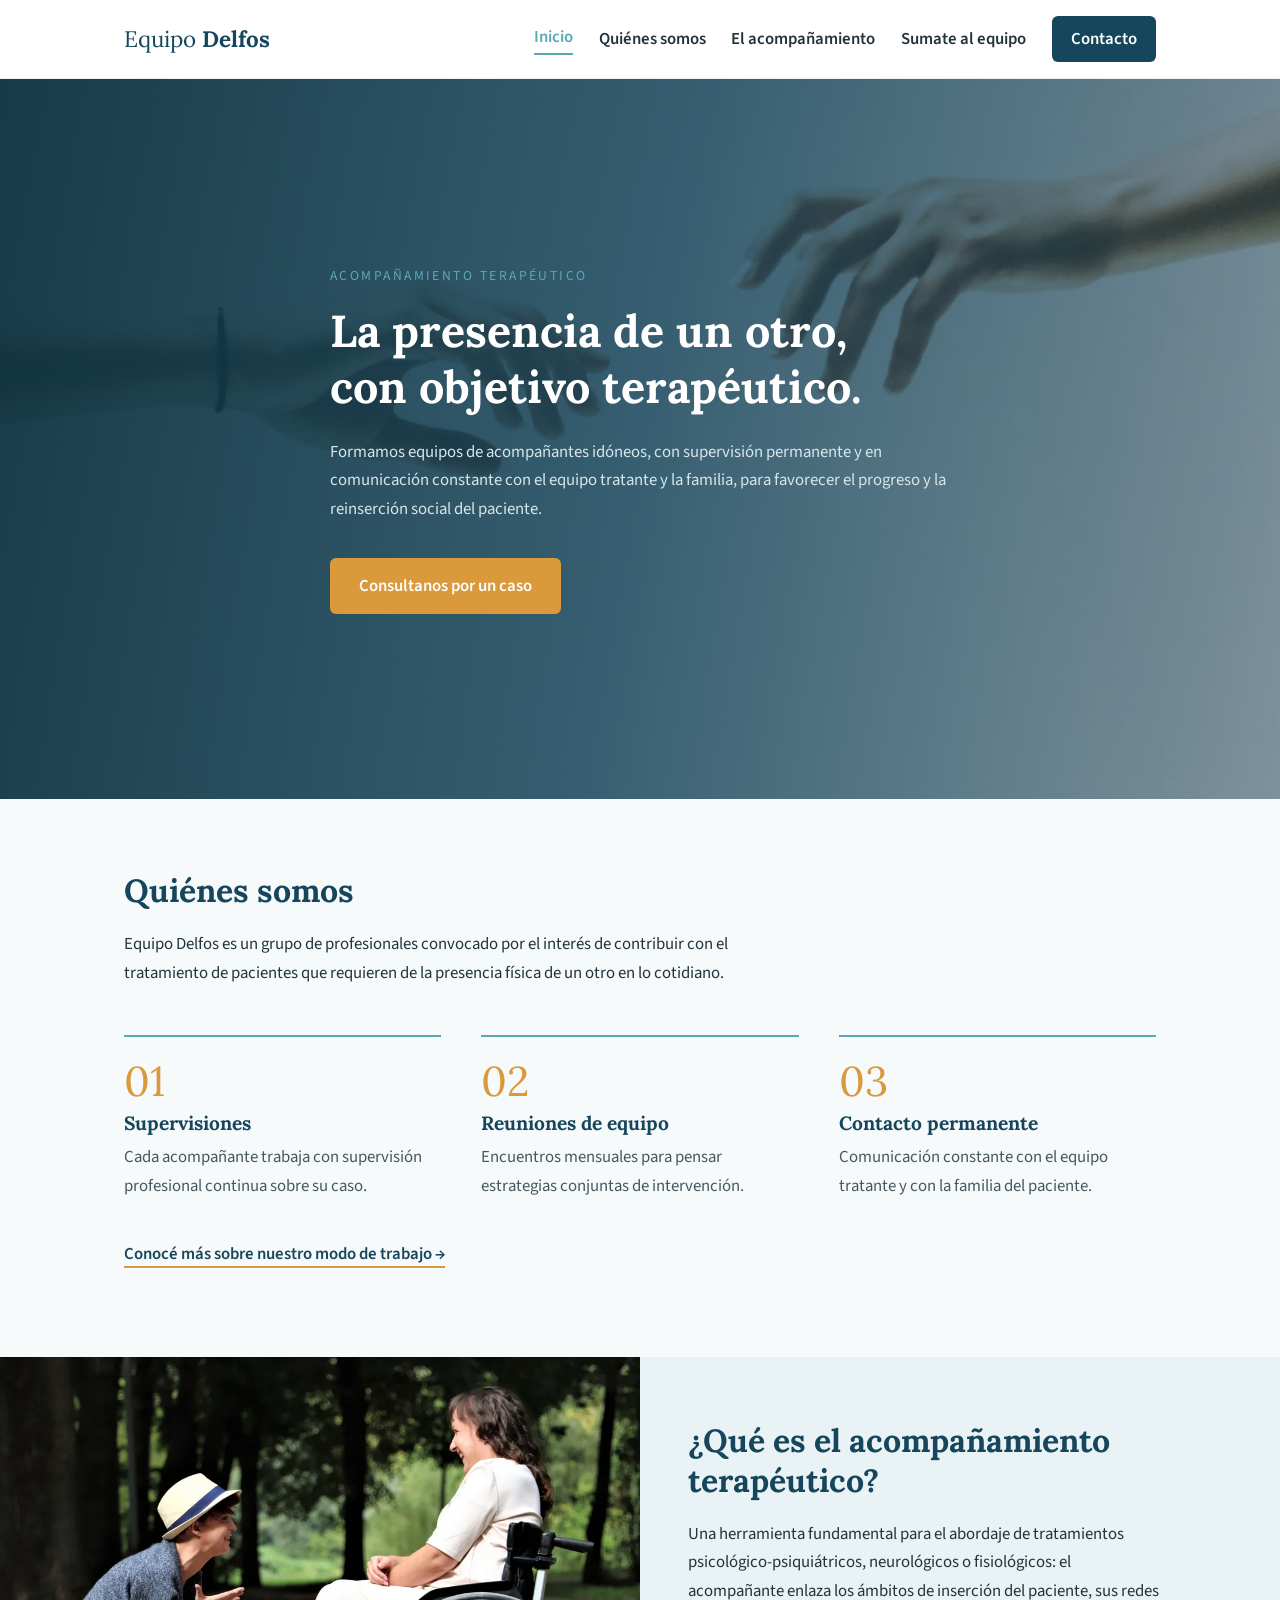
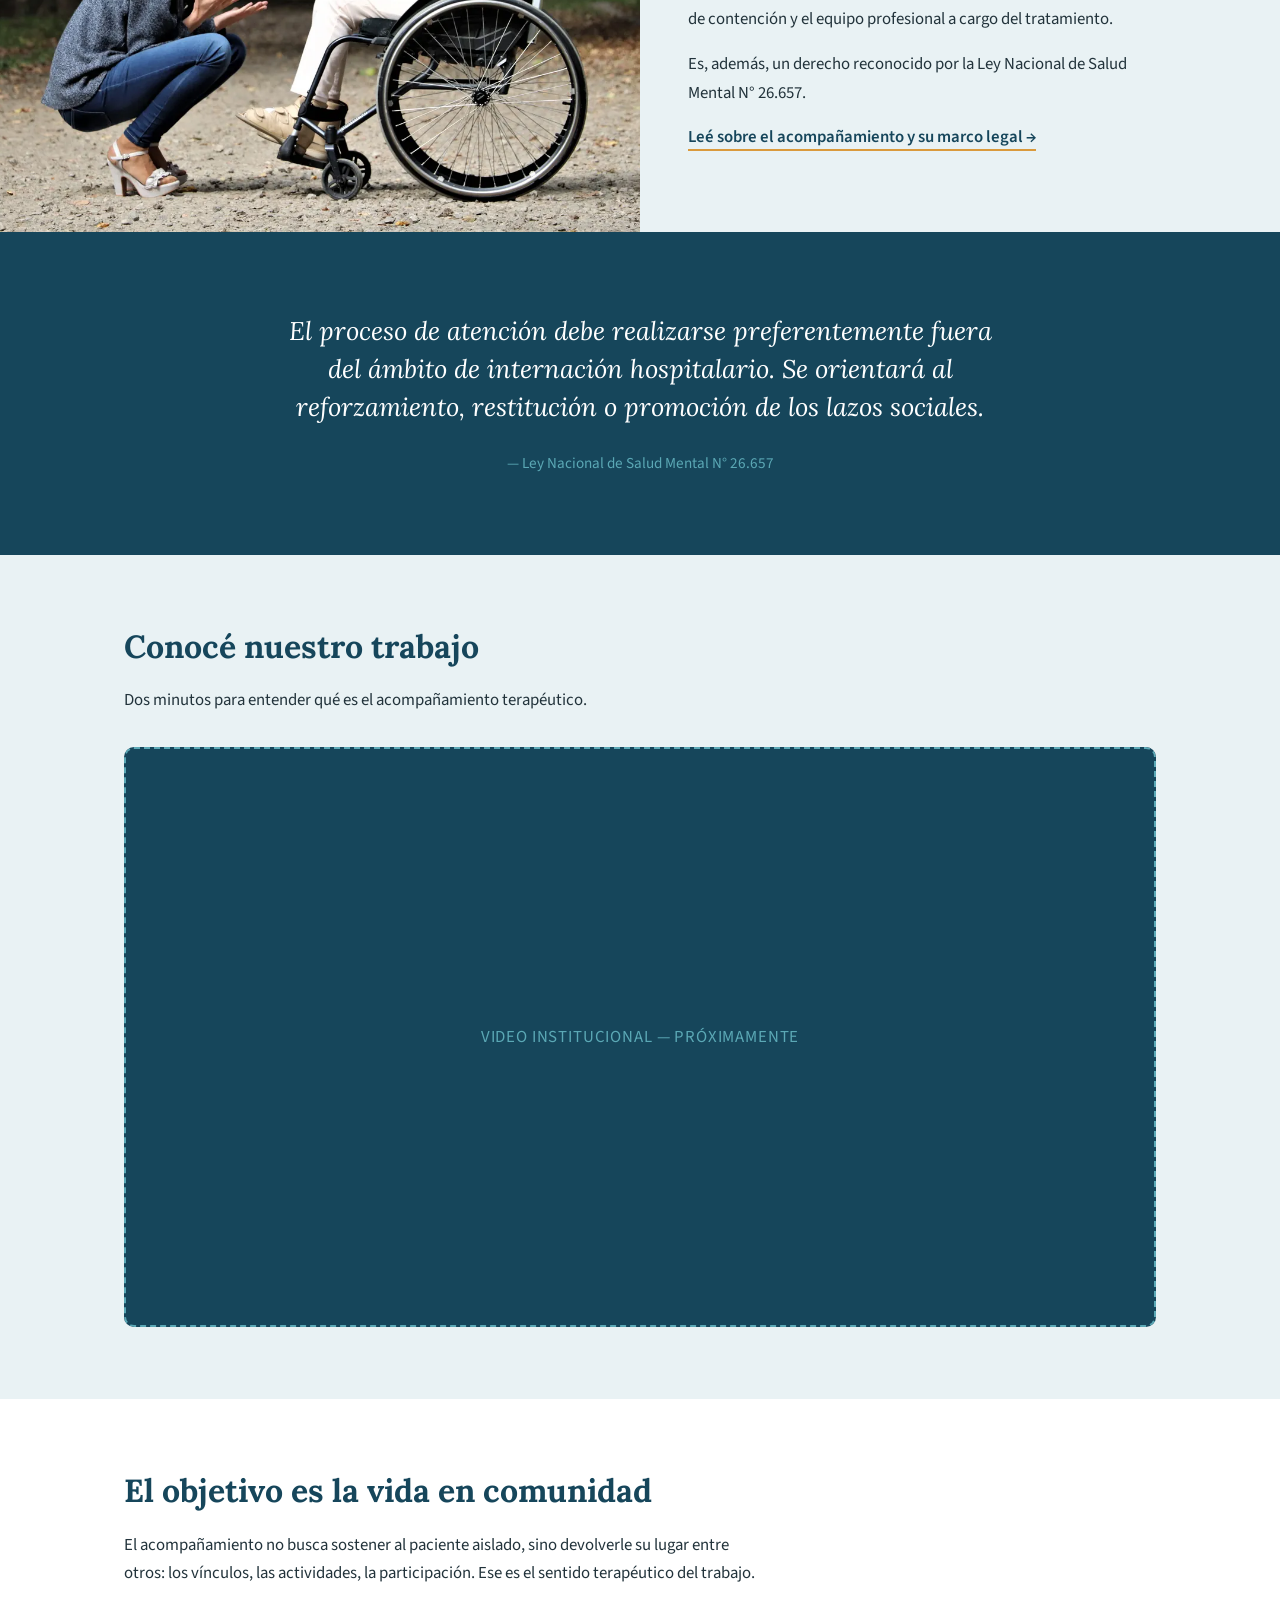
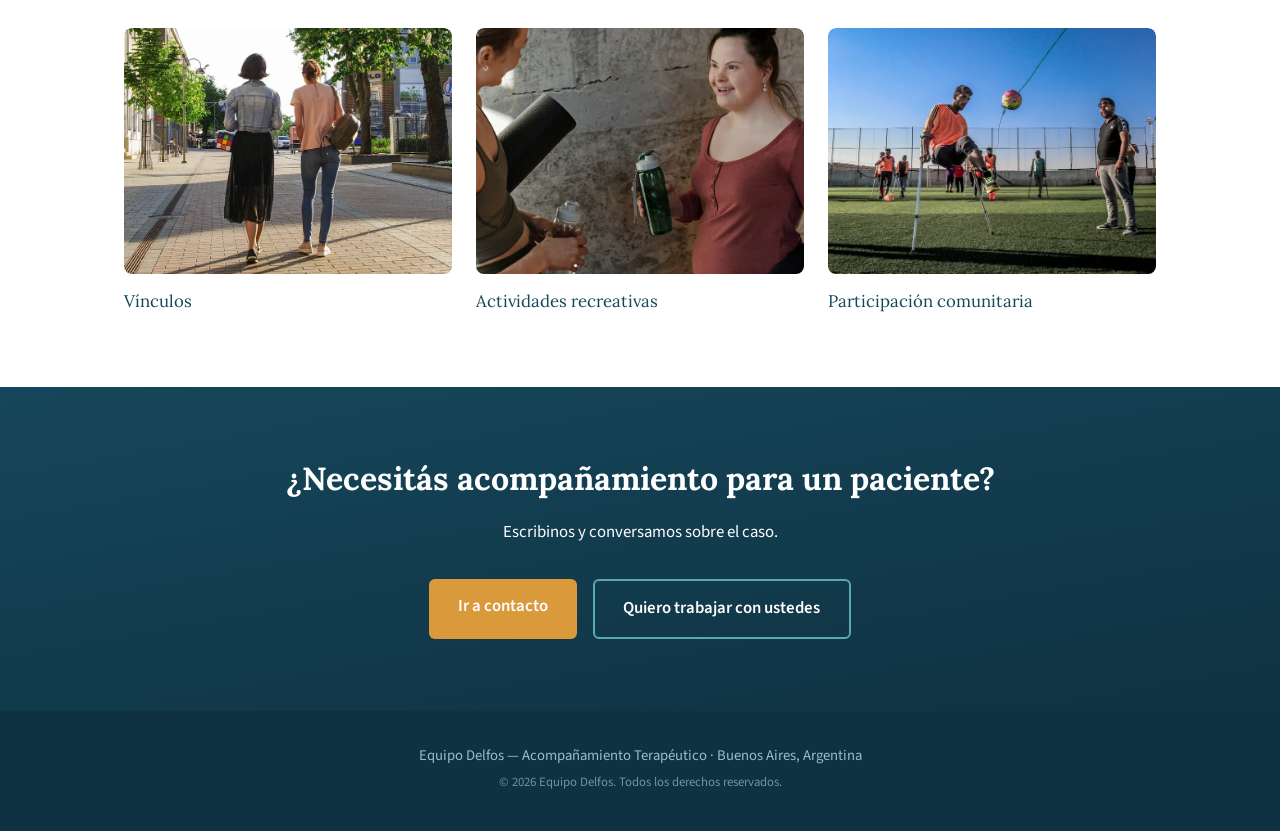
<file: index.html>
<!DOCTYPE html>
<html lang="es">
<head>
    <meta charset="UTF-8">
    <meta name="viewport" content="width=device-width, initial-scale=1.0">
    <meta name="description" content="Equipo Delfos: acompañamiento terapéutico profesional. Equipos de acompañantes con supervisión permanente, en contacto con el equipo tratante y la familia del paciente.">
    <title>Equipo Delfos | Acompañamiento Terapéutico</title>
    <link rel="preconnect" href="https://fonts.googleapis.com">
    <link rel="preconnect" href="https://fonts.gstatic.com" crossorigin>
    <link href="https://fonts.googleapis.com/css2?family=Lora:wght@500;600&family=Source+Sans+3:wght@400;600&display=swap" rel="stylesheet">
    <link rel="stylesheet" href="styles.css">
</head>

<body>
    <!-- ============ ENCABEZADO (se repite en las 5 páginas) ============
         NOVEDAD: los enlaces ahora apuntan a otros ARCHIVOS (.html).
         El enlace de la página actual lleva class="activo".          -->
    <header class="encabezado">
        <div class="contenedor encabezado-interior">
            <a href="index.html" class="logo">Equipo <strong>Delfos</strong></a>
            <nav class="menu">
                <a href="index.html" class="activo">Inicio</a>
                <a href="quienes-somos.html">Quiénes somos</a>
                <a href="acompanamiento.html">El acompañamiento</a>
                <a href="sumate.html">Sumate al equipo</a>
                <a href="contacto.html" class="boton boton-menu">Contacto</a>
            </nav>
        </div>
    </header>

    <!-- ============ HERO CON IMAGEN ============
         NOVEDAD: la clase "hero-inicio" se suma a "hero".
         Hereda todo lo de .hero y le agrega la imagen de fondo.
         Es el mismo patrón que usamos en "hero-interior".      -->
    <section class="hero hero-inicio">
        <div class="contenedor">
            <!-- Este div nuevo limita el ancho del texto para que
                 no se estire sobre toda la foto -->
            <div class="hero-contenido">
                <p class="eyebrow">Acompañamiento terapéutico</p>
                <h1>La presencia de un otro,<br>con objetivo terapéutico.</h1>
                <p class="hero-texto">
                    Formamos equipos de acompañantes idóneos, con supervisión permanente
                    y en comunicación constante con el equipo tratante y la familia,
                    para favorecer el progreso y la reinserción social del paciente.
                </p>
                <a href="contacto.html" class="boton boton-principal">Consultanos por un caso</a>
            </div>
        </div>
    </section>

    <!-- ============ QUIÉNES SOMOS + PILARES NUMERADOS ============ -->
    <section class="seccion">
        <div class="contenedor">
            <div class="intro-seccion">
                <h2>Quiénes somos</h2>
                <p>
                    Equipo Delfos es un grupo de profesionales convocado por el interés de
                    contribuir con el tratamiento de pacientes que requieren de la presencia
                    física de un otro en lo cotidiano.
                </p>
            </div>

            <div class="pilares-num">
                <article class="pilar-num">
                    <span class="pilar-numero">01</span>
                    <h3>Supervisiones</h3>
                    <p>Cada acompañante trabaja con supervisión profesional continua sobre su caso.</p>
                </article>
                <article class="pilar-num">
                    <span class="pilar-numero">02</span>
                    <h3>Reuniones de equipo</h3>
                    <p>Encuentros mensuales para pensar estrategias conjuntas de intervención.</p>
                </article>
                <article class="pilar-num">
                    <span class="pilar-numero">03</span>
                    <h3>Contacto permanente</h3>
                    <p>Comunicación constante con el equipo tratante y con la familia del paciente.</p>
                </article>
            </div>

            <p class="enlace-mas">
                <a href="quienes-somos.html">Conocé más sobre nuestro modo de trabajo →</a>
            </p>
        </div>
    </section>

    <!-- ============ BLOQUE ASIMÉTRICO: EL ACOMPAÑAMIENTO ============
         Dos columnas: imagen a la izquierda, texto a la derecha.
         La imagen SE SALE del contenedor y toca el borde de la
         pantalla: ese detalle es el que rompe la cara de plantilla. -->
    <section class="bloque-doble seccion-destacada">
        <!-- Columna 1: la imagen -->
        <div class="bloque-imagen">
            <!-- El atributo alt describe la imagen para quien no
                 puede verla (lectores de pantalla) y para Google.
                 No es opcional: es accesibilidad básica.          -->
            <img src="imagenes/conversacion-parque.webp"
                 alt="Una acompañante conversando a la misma altura con una persona en un parque">
        </div>

        <!-- Columna 2: el texto -->
        <div class="bloque-texto">
            <div class="bloque-texto-interior">
                <h2>¿Qué es el acompañamiento terapéutico?</h2>
                <p>
                    Una herramienta fundamental para el abordaje de tratamientos
                    psicológico-psiquiátricos, neurológicos o fisiológicos: el acompañante
                    enlaza los ámbitos de inserción del paciente, sus redes de contención
                    y el equipo profesional a cargo del tratamiento.
                </p>
                <p>
                    Es, además, un derecho reconocido por la Ley Nacional de Salud
                    Mental N° 26.657.
                </p>
                <p class="enlace-mas">
                    <a href="acompanamiento.html">Leé sobre el acompañamiento y su marco legal →</a>
                </p>
            </div>
        </div>
    </section>

    <!-- ============ CITA DE LA LEY, ANCHO COMPLETO ============ -->
    <section class="banda-cita">
        <div class="contenedor contenedor-angosto">
            <blockquote class="cita-grande">
                El proceso de atención debe realizarse preferentemente fuera del
                ámbito de internación hospitalario. Se orientará al reforzamiento,
                restitución o promoción de los lazos sociales.
                <cite>— Ley Nacional de Salud Mental N° 26.657</cite>
            </blockquote>
        </div>
    </section>

    <!-- ============ VIDEO INSTITUCIONAL ============
         ESPACIO RESERVADO. Cuando tengas el video en YouTube:
         1. En YouTube, botón "Compartir" → "Insertar"
         2. Copiá el código que empieza con <iframe...
         3. Borrá el bloque "video-pendiente" de abajo
         4. Pegá el <iframe> dentro de "video-marco"          -->
    <section class="seccion seccion-video">
        <div class="contenedor">
            <div class="video-encabezado">
                <h2>Conocé nuestro trabajo</h2>
                <p>Dos minutos para entender qué es el acompañamiento terapéutico.</p>
            </div>
            <div class="video-marco">
                <div class="video-pendiente">
                    <p>Video institucional — próximamente</p>
                </div>
            </div>
        </div>
    </section>

    <!-- ============ GALERÍA: VIDA EN COMUNIDAD ============
         Traduce a imágenes el principio de la Ley 26.657:
         el paciente pensado dentro de la comunidad.        -->
    <section class="seccion seccion-galeria">
        <div class="contenedor">
            <div class="galeria-encabezado">
                <h2>El objetivo es la vida en comunidad</h2>
                <p>
                    El acompañamiento no busca sostener al paciente aislado, sino
                    devolverle su lugar entre otros: los vínculos, las actividades,
                    la participación. Ese es el sentido terapéutico del trabajo.
                </p>
            </div>

            <!-- Cada figura agrupa una imagen con su epígrafe.
                 <figure> y <figcaption> son las etiquetas correctas
                 para esto: le dicen al navegador y a Google que ese
                 texto describe esa imagen en particular.          -->
            <div class="galeria">
                <figure class="galeria-item">
                    <img src="imagenes/galeria-vinculos.webp"
                         alt="Dos personas caminando juntas por una vereda arbolada">
                    <figcaption>Vínculos</figcaption>
                </figure>

                <figure class="galeria-item">
                    <img src="imagenes/galeria-actividad.webp"
                         alt="Dos mujeres conversando antes de una clase de actividad física">
                    <figcaption>Actividades recreativas</figcaption>
                </figure>

                <figure class="galeria-item">
                    <img src="imagenes/galeria-deporte.webp"
                         alt="Jugadores entrenando fútbol en una cancha al aire libre">
                    <figcaption>Participación comunitaria</figcaption>
                </figure>
            </div>
        </div>
    </section>

    <!-- ============ CTA FINAL ============ -->
    <section class="seccion seccion-contacto">
        <div class="contenedor contenedor-angosto">
            <h2>¿Necesitás acompañamiento para un paciente?</h2>
            <p>Escribinos y conversamos sobre el caso.</p>
            <div class="contacto-acciones">
                <a href="contacto.html" class="boton boton-principal">Ir a contacto</a>
                <a href="sumate.html" class="boton boton-secundario">Quiero trabajar con ustedes</a>
            </div>
        </div>
    </section>

    <footer class="pie">
        <div class="contenedor">
            <p>Equipo Delfos — Acompañamiento Terapéutico · Buenos Aires, Argentina</p>
            <p class="pie-nota">© 2026 Equipo Delfos. Todos los derechos reservados.</p>
        </div>
    </footer>
</body>
</html>
</file>
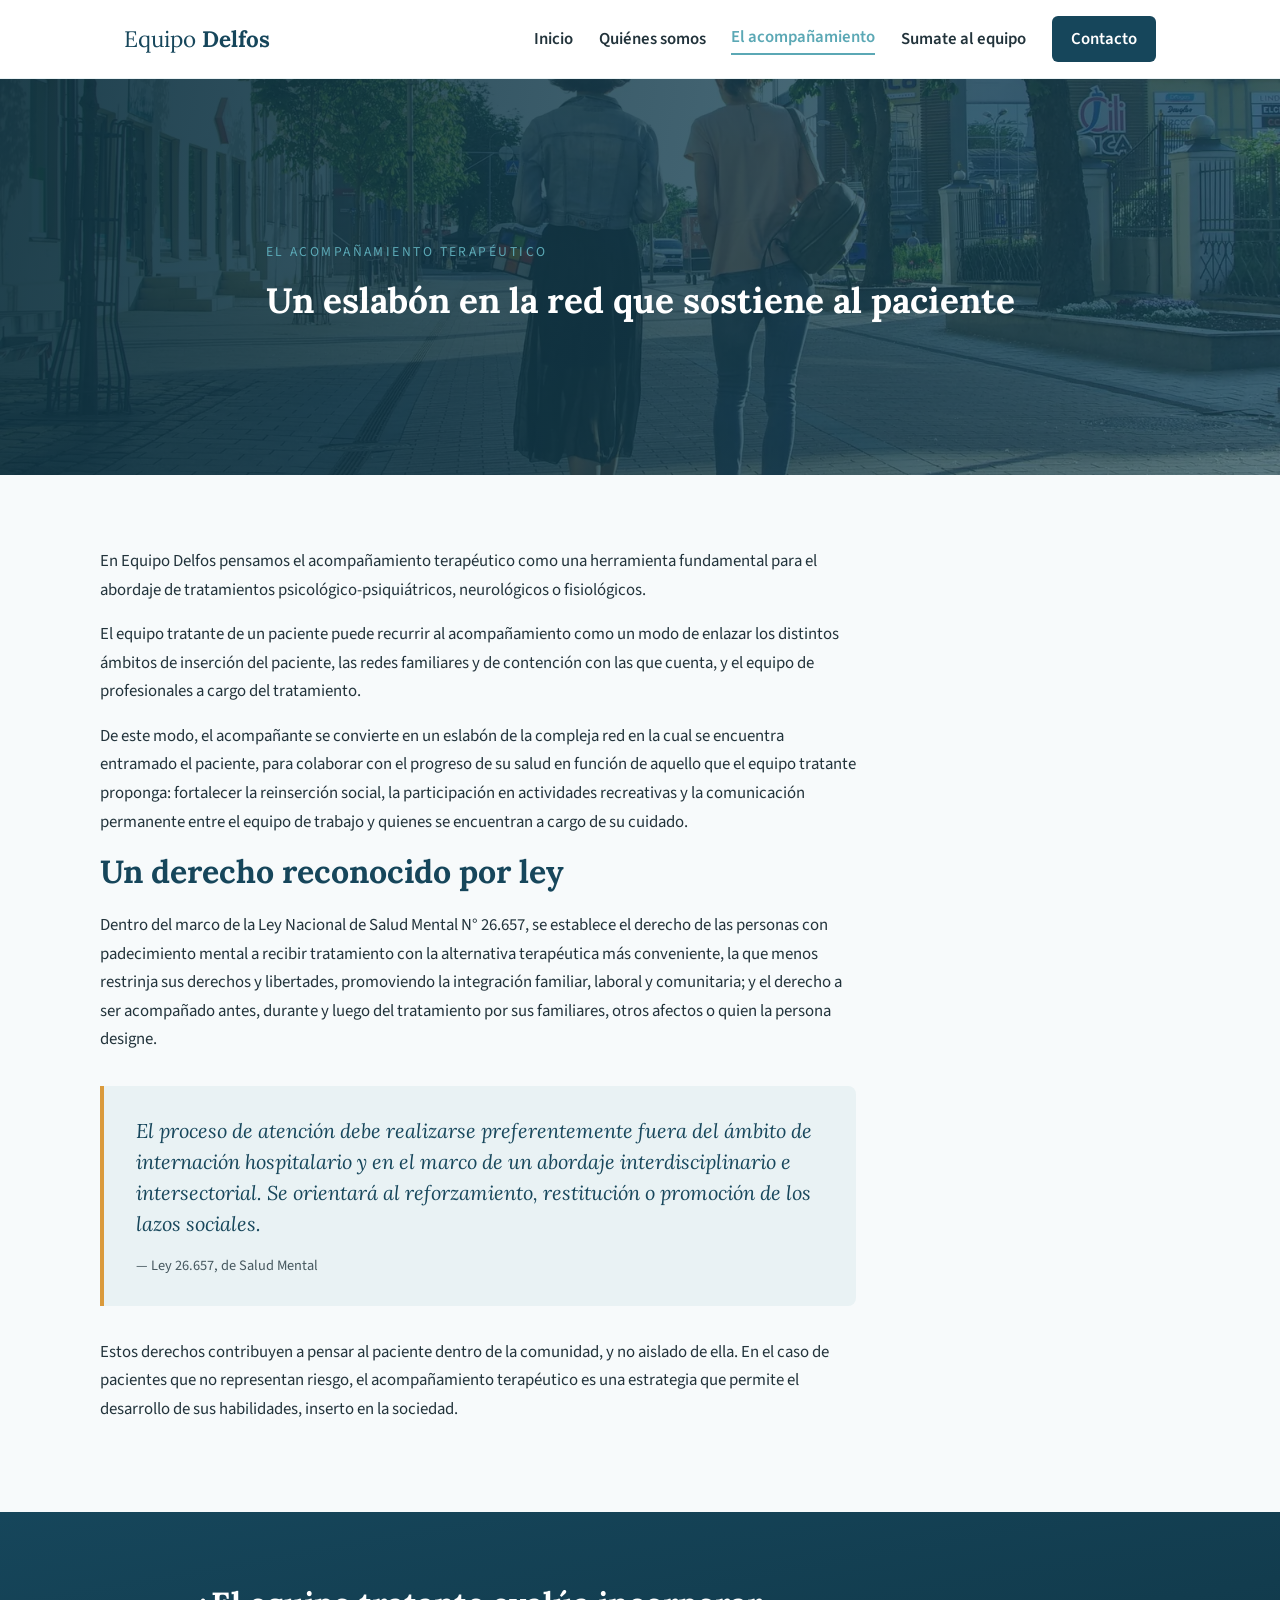
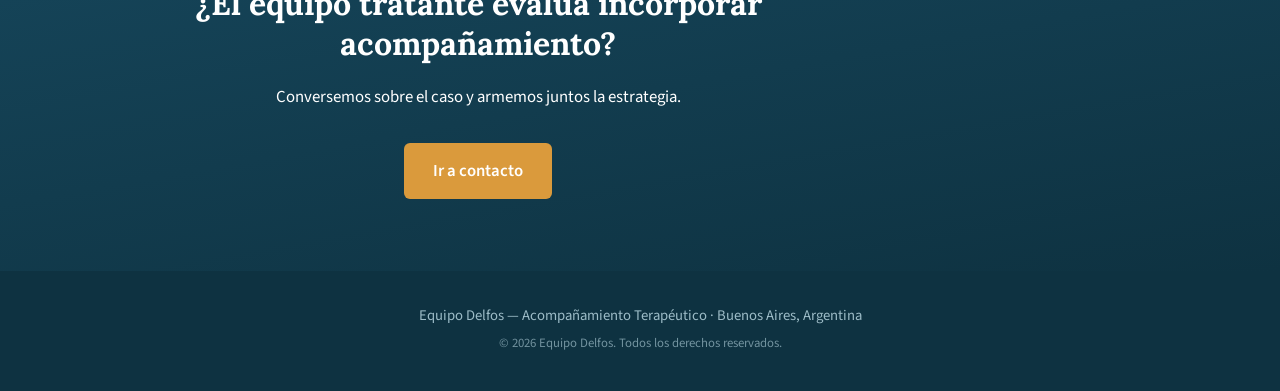
<file: acompanamiento.html>
<!DOCTYPE html>
<html lang="es">
<head>
    <meta charset="UTF-8">
    <meta name="viewport" content="width=device-width, initial-scale=1.0">
    <meta name="description" content="Qué es el acompañamiento terapéutico, cómo se integra al tratamiento del paciente y su marco legal en la Ley Nacional de Salud Mental N° 26.657.">
    <title>El acompañamiento terapéutico | Equipo Delfos</title>
    <link rel="preconnect" href="https://fonts.googleapis.com">
    <link rel="preconnect" href="https://fonts.gstatic.com" crossorigin>
    <link href="https://fonts.googleapis.com/css2?family=Lora:wght@500;600&family=Source+Sans+3:wght@400;600&display=swap" rel="stylesheet">
    <link rel="stylesheet" href="styles.css">
</head>

<body>
    <header class="encabezado">
        <div class="contenedor encabezado-interior">
            <a href="index.html" class="logo">Equipo <strong>Delfos</strong></a>
            <nav class="menu">
                <a href="index.html">Inicio</a>
                <a href="quienes-somos.html">Quiénes somos</a>
                <a href="acompanamiento.html" class="activo">El acompañamiento</a>
                <a href="sumate.html">Sumate al equipo</a>
                <a href="contacto.html" class="boton boton-menu">Contacto</a>
            </nav>
        </div>
    </header>

    <section class="hero hero-interior hero-acompanamiento">
        <div class="contenedor">
            <p class="eyebrow">El acompañamiento terapéutico</p>
            <h1>Un eslabón en la red que sostiene al paciente</h1>
        </div>
    </section>

    <section class="seccion">
        <div class="contenedor contenedor-lectura">
            <p>
                En Equipo Delfos pensamos el acompañamiento terapéutico como una
                herramienta fundamental para el abordaje de tratamientos
                psicológico-psiquiátricos, neurológicos o fisiológicos.
            </p>
            <p>
                El equipo tratante de un paciente puede recurrir al acompañamiento como
                un modo de enlazar los distintos ámbitos de inserción del paciente, las
                redes familiares y de contención con las que cuenta, y el equipo de
                profesionales a cargo del tratamiento.
            </p>
            <p>
                De este modo, el acompañante se convierte en un eslabón de la compleja
                red en la cual se encuentra entramado el paciente, para colaborar con el
                progreso de su salud en función de aquello que el equipo tratante
                proponga: fortalecer la reinserción social, la participación en
                actividades recreativas y la comunicación permanente entre el equipo de
                trabajo y quienes se encuentran a cargo de su cuidado.
            </p>

            <h2>Un derecho reconocido por ley</h2>
            <p>
                Dentro del marco de la Ley Nacional de Salud Mental N° 26.657, se
                establece el derecho de las personas con padecimiento mental a recibir
                tratamiento con la alternativa terapéutica más conveniente, la que menos
                restrinja sus derechos y libertades, promoviendo la integración familiar,
                laboral y comunitaria; y el derecho a ser acompañado antes, durante y
                luego del tratamiento por sus familiares, otros afectos o quien la
                persona designe.
            </p>
            <blockquote class="cita-destacada">
                El proceso de atención debe realizarse preferentemente fuera del
                ámbito de internación hospitalario y en el marco de un abordaje
                interdisciplinario e intersectorial. Se orientará al reforzamiento,
                restitución o promoción de los lazos sociales.
                <cite>— Ley 26.657, de Salud Mental</cite>
            </blockquote>
            <p>
                Estos derechos contribuyen a pensar al paciente dentro de la comunidad,
                y no aislado de ella. En el caso de pacientes que no representan riesgo,
                el acompañamiento terapéutico es una estrategia que permite el
                desarrollo de sus habilidades, inserto en la sociedad.
            </p>
        </div>
    </section>

    <section class="seccion seccion-contacto">
        <div class="contenedor contenedor-lectura">
            <h2>¿El equipo tratante evalúa incorporar acompañamiento?</h2>
            <p>Conversemos sobre el caso y armemos juntos la estrategia.</p>
            <div class="contacto-acciones">
                <a href="contacto.html" class="boton boton-principal">Ir a contacto</a>
            </div>
        </div>
    </section>

    <footer class="pie">
        <div class="contenedor">
            <p>Equipo Delfos — Acompañamiento Terapéutico · Buenos Aires, Argentina</p>
            <p class="pie-nota">© 2026 Equipo Delfos. Todos los derechos reservados.</p>
        </div>
    </footer>
</body>
</html>
</file>
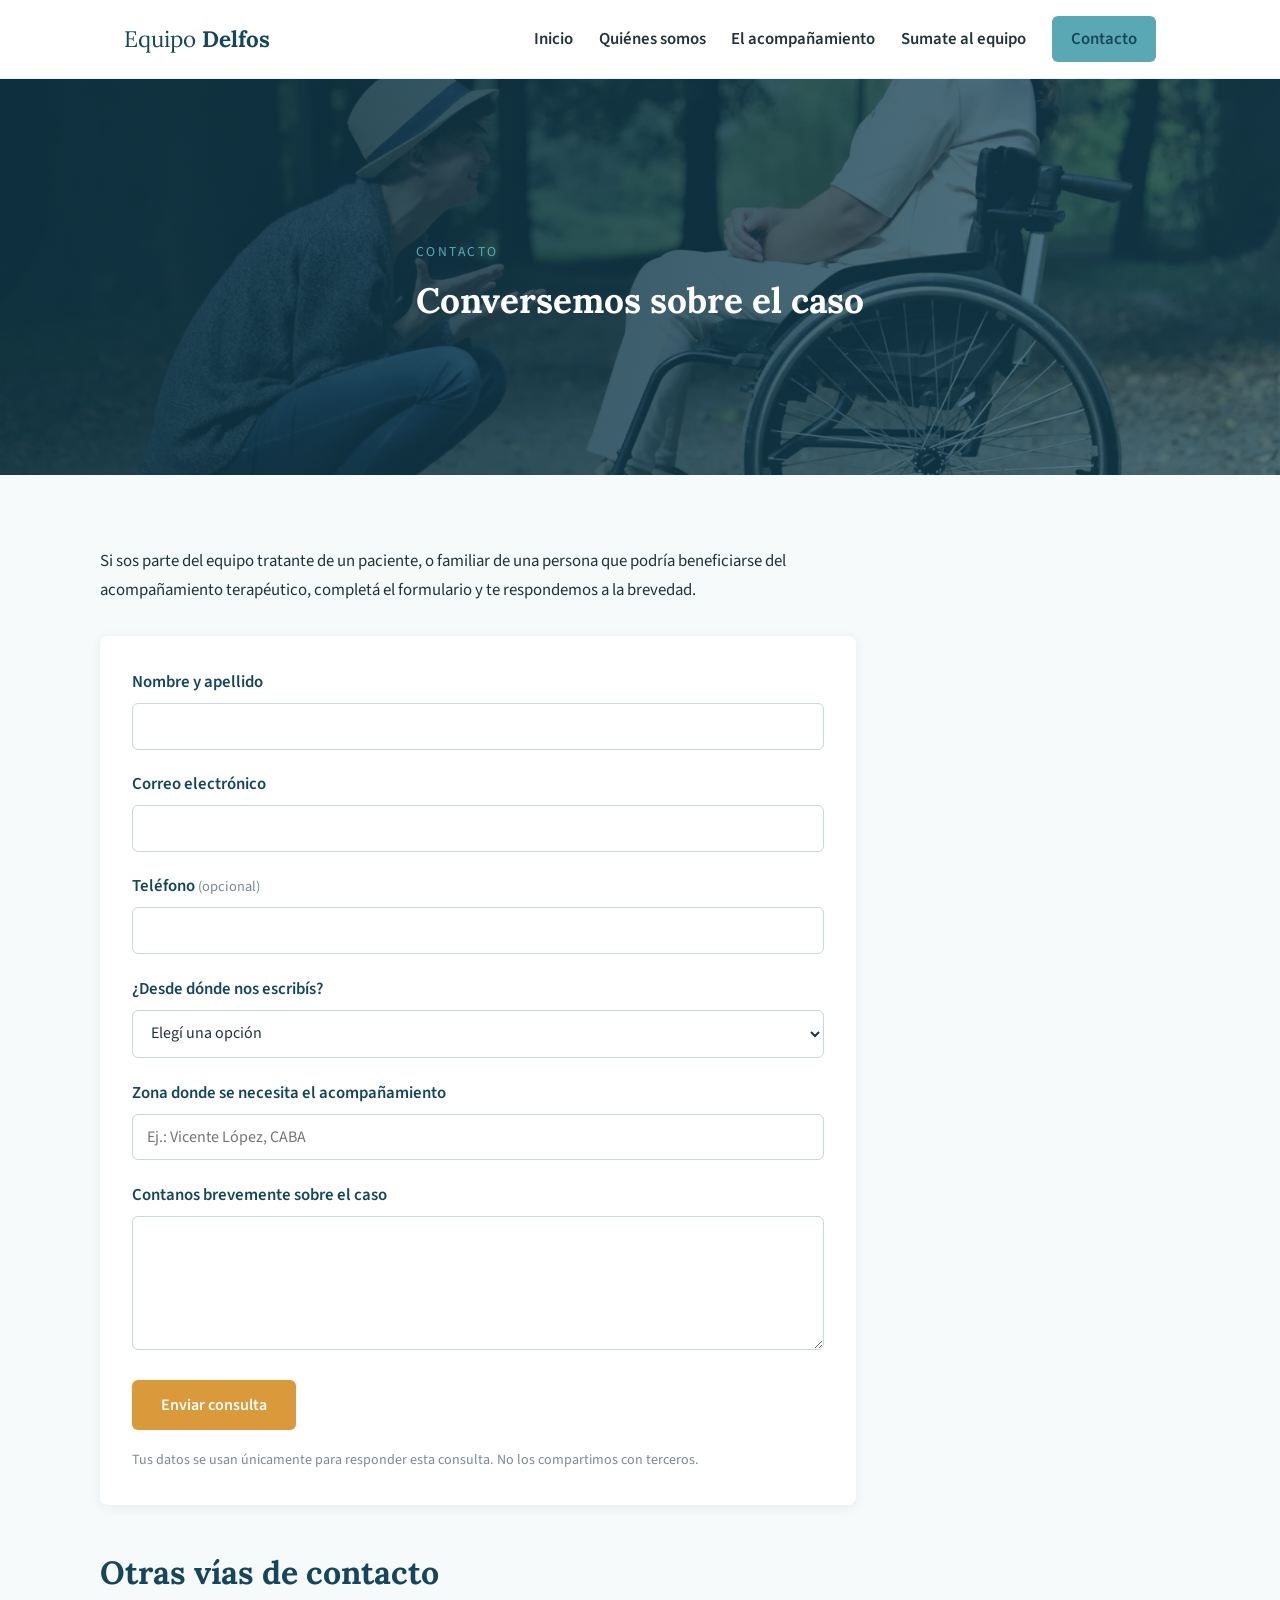
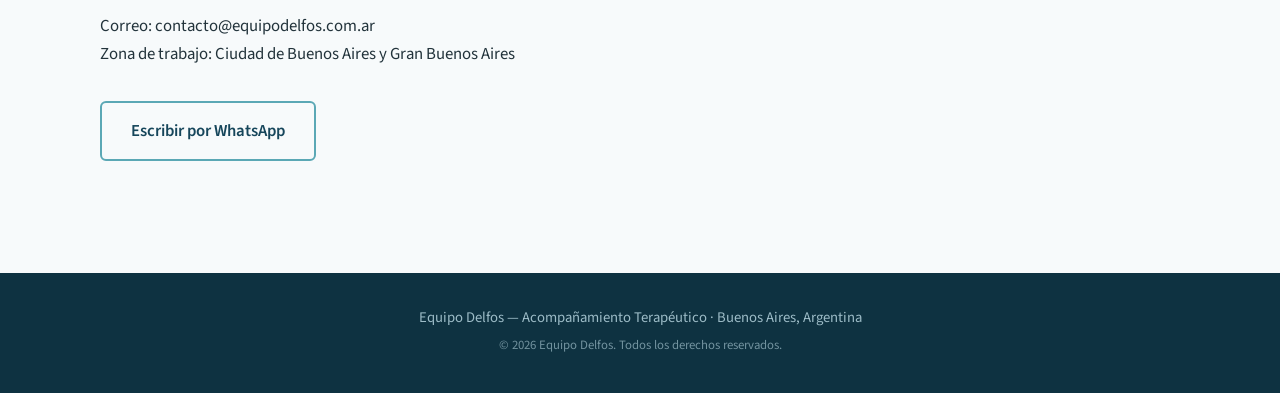
<file: contacto.html>
<!DOCTYPE html>
<html lang="es">
<head>
    <meta charset="UTF-8">
    <meta name="viewport" content="width=device-width, initial-scale=1.0">
    <meta name="description" content="Contactá a Equipo Delfos para consultar por acompañamiento terapéutico. Respondemos consultas de equipos tratantes y familiares.">
    <title>Contacto | Equipo Delfos</title>
    <link rel="preconnect" href="https://fonts.googleapis.com">
    <link rel="preconnect" href="https://fonts.gstatic.com" crossorigin>
    <link href="https://fonts.googleapis.com/css2?family=Lora:wght@500;600&family=Source+Sans+3:wght@400;600&display=swap" rel="stylesheet">
    <link rel="stylesheet" href="styles.css">
</head>

<body>
    <header class="encabezado">
        <div class="contenedor encabezado-interior">
            <a href="index.html" class="logo">Equipo <strong>Delfos</strong></a>
            <nav class="menu">
                <a href="index.html">Inicio</a>
                <a href="quienes-somos.html">Quiénes somos</a>
                <a href="acompanamiento.html">El acompañamiento</a>
                <a href="sumate.html">Sumate al equipo</a>
                <a href="contacto.html" class="boton boton-menu activo">Contacto</a>
            </nav>
        </div>
    </header>

    <section class="hero hero-interior hero-contacto">
        <div class="contenedor">
            <p class="eyebrow">Contacto</p>
            <h1>Conversemos sobre el caso</h1>
        </div>
    </section>

    <section class="seccion">
        <div class="contenedor contenedor-lectura">
            <p>
                Si sos parte del equipo tratante de un paciente, o familiar de una
                persona que podría beneficiarse del acompañamiento terapéutico,
                completá el formulario y te respondemos a la brevedad.
            </p>

            <!-- ============================================================
                 EL FORMULARIO
                 <form> es la etiqueta que agrupa campos para enviar datos.
                 Dos atributos definen a dónde y cómo viajan:
                   action = la dirección que RECIBE los datos (tu Formspree)
                   method = "POST" significa "enviar datos privados"
                            (a diferencia de GET, que los muestra en la URL)
                 IMPORTANTE: reemplazá TU_CODIGO por el que te dio Formspree.
                 ============================================================ -->
            <form class="formulario" action="https://formspree.io/f/mjgnozql" method="POST">

                <!-- Cada campo es una dupla: <label> (la etiqueta visible)
                     + <input> (la cajita donde se escribe).
                     El "for" del label y el "id" del input deben COINCIDIR:
                     así, al hacer clic en el texto, se activa la cajita.
                     Bueno para usabilidad y esencial para accesibilidad. -->
                <div class="campo">
                    <label for="nombre">Nombre y apellido</label>
                    <!-- name="nombre" es el nombre que tendrá el dato al llegarte
                         por mail. type="text" = texto libre.
                         required = el navegador no deja enviar si está vacío. -->
                    <input type="text" id="nombre" name="nombre" required>
                </div>

                <div class="campo">
                    <label for="email">Correo electrónico</label>
                    <!-- type="email" hace que el navegador valide el formato
                         y que en celulares aparezca el teclado con la @ -->
                    <input type="email" id="email" name="email" required>
                </div>

                <div class="campo">
                    <label for="telefono">Teléfono <span class="opcional">(opcional)</span></label>
                    <!-- type="tel" muestra el teclado numérico en celulares.
                         Sin "required": este campo puede quedar vacío. -->
                    <input type="tel" id="telefono" name="telefono">
                </div>

                <div class="campo">
                    <label for="rol">¿Desde dónde nos escribís?</label>
                    <!-- <select> = lista desplegable. Cada <option> es una opción.
                         Saber esto de entrada te ahorra tiempo al responder. -->
                    <select id="rol" name="rol" required>
                        <option value="">Elegí una opción</option>
                        <option value="familiar">Soy familiar del paciente</option>
                        <option value="equipo-tratante">Formo parte del equipo tratante</option>
                        <option value="institucion">Represento a una institución u obra social</option>
                        <option value="otro">Otro</option>
                    </select>
                </div>

                <div class="campo">
                    <label for="zona">Zona donde se necesita el acompañamiento</label>
                    <!-- placeholder = texto gris de ejemplo que desaparece al escribir.
                         OJO: no reemplaza al label, solo lo complementa. -->
                    <input type="text" id="zona" name="zona" placeholder="Ej.: Vicente López, CABA" required>
                </div>

                <div class="campo">
                    <label for="mensaje">Contanos brevemente sobre el caso</label>
                    <!-- <textarea> = caja de texto de varias líneas.
                         rows="5" define su alto inicial.
                         Ojo: NO se cierra solo como <input>, necesita </textarea> -->
                    <textarea id="mensaje" name="mensaje" rows="5" required></textarea>
                </div>

                <!-- Campo trampa "anti-spam" (honeypot = tarro de miel):
                     está oculto para las personas, pero los robots que llenan
                     formularios automáticamente lo completan. Si viene lleno,
                     Formspree descarta el mensaje. Truco clásico y efectivo. -->
                <input type="text" name="_gotcha" style="display:none">

                <!-- El botón que dispara el envío.
                     type="submit" es lo que lo convierte en botón de envío. -->
                <button type="submit" class="boton boton-principal">Enviar consulta</button>

                <p class="nota-privacidad">
                    Tus datos se usan únicamente para responder esta consulta.
                    No los compartimos con terceros.
                </p>
            </form>

            <h2>Otras vías de contacto</h2>
            <p>
                Correo: contacto@equipodelfos.com.ar<br>
                Zona de trabajo: Ciudad de Buenos Aires y Gran Buenos Aires
            </p>
            <div class="contacto-acciones acciones-izquierda">
                <a href="https://wa.me/5491100000000" class="boton boton-secundario">Escribir por WhatsApp</a>
            </div>
        </div>
    </section>

    <footer class="pie">
        <div class="contenedor">
            <p>Equipo Delfos — Acompañamiento Terapéutico · Buenos Aires, Argentina</p>
            <p class="pie-nota">© 2026 Equipo Delfos. Todos los derechos reservados.</p>
        </div>
    </footer>
</body>
</html>
</file>
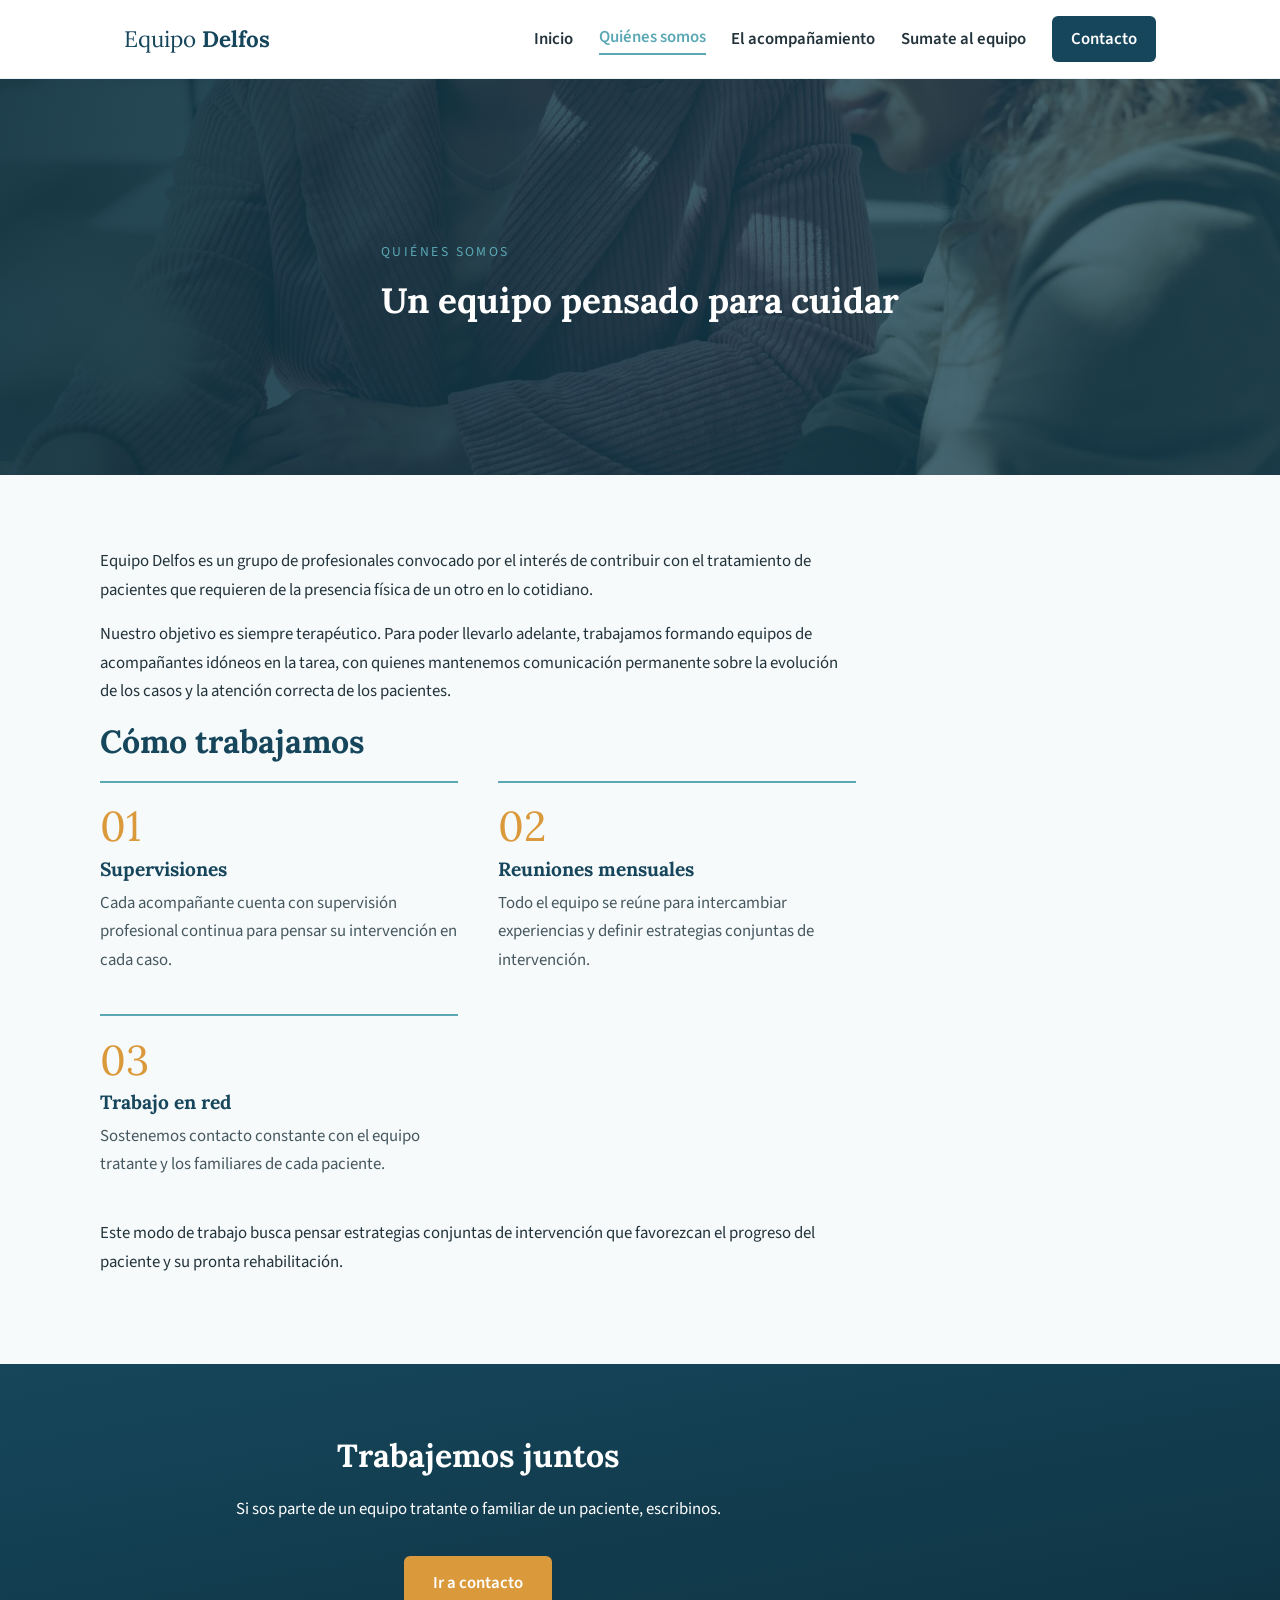
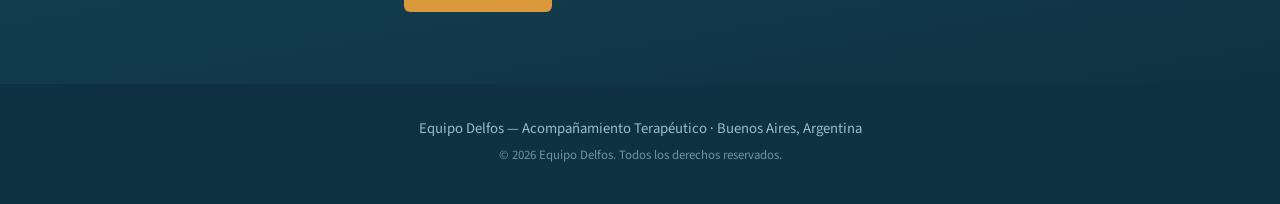
<file: quienes-somos.html>
<!DOCTYPE html>
<html lang="es">
<head>
    <meta charset="UTF-8">
    <meta name="viewport" content="width=device-width, initial-scale=1.0">
    <meta name="description" content="Conocé a Equipo Delfos: profesionales del acompañamiento terapéutico con supervisión permanente, reuniones de equipo y contacto constante con el equipo tratante.">
    <!-- Cada página tiene SU PROPIO título: se ve en la pestaña y en Google -->
    <title>Quiénes somos | Equipo Delfos</title>
    <link rel="preconnect" href="https://fonts.googleapis.com">
    <link rel="preconnect" href="https://fonts.gstatic.com" crossorigin>
    <link href="https://fonts.googleapis.com/css2?family=Lora:wght@500;600&family=Source+Sans+3:wght@400;600&display=swap" rel="stylesheet">
    <link rel="stylesheet" href="styles.css">
</head>

<body>
    <header class="encabezado">
        <div class="contenedor encabezado-interior">
            <a href="index.html" class="logo">Equipo <strong>Delfos</strong></a>
            <nav class="menu">
                <a href="index.html">Inicio</a>
                <!-- La clase "activo" está acá porque ESTA es la página actual -->
                <a href="quienes-somos.html" class="activo">Quiénes somos</a>
                <a href="acompanamiento.html">El acompañamiento</a>
                <a href="sumate.html">Sumate al equipo</a>
                <a href="contacto.html" class="boton boton-menu">Contacto</a>
            </nav>
        </div>
    </header>

    <!-- Hero reducido para páginas interiores: presenta el tema sin ocupar toda la pantalla -->
    <section class="hero hero-interior hero-quienes">
        <div class="contenedor">
            <p class="eyebrow">Quiénes somos</p>
            <h1>Un equipo pensado para cuidar</h1>
        </div>
    </section>

    <section class="seccion">
        <div class="contenedor contenedor-lectura">
            <p>
                Equipo Delfos es un grupo de profesionales convocado por el interés de
                contribuir con el tratamiento de pacientes que requieren de la presencia
                física de un otro en lo cotidiano.
            </p>
            <p>
                Nuestro objetivo es siempre terapéutico. Para poder llevarlo adelante,
                trabajamos formando equipos de acompañantes idóneos en la tarea, con
                quienes mantenemos comunicación permanente sobre la evolución de los
                casos y la atención correcta de los pacientes.
            </p>

            <h2>Cómo trabajamos</h2>
            <div class="pilares-num">
                <article class="pilar-num">
                    <span class="pilar-numero">01</span>
                    <h3>Supervisiones</h3>
                    <p>Cada acompañante cuenta con supervisión profesional continua para pensar su intervención en cada caso.</p>
                </article>
                <article class="pilar-num">
                    <span class="pilar-numero">02</span>
                    <h3>Reuniones mensuales</h3>
                    <p>Todo el equipo se reúne para intercambiar experiencias y definir estrategias conjuntas de intervención.</p>
                </article>
                <article class="pilar-num">
                    <span class="pilar-numero">03</span>
                    <h3>Trabajo en red</h3>
                    <p>Sostenemos contacto constante con el equipo tratante y los familiares de cada paciente.</p>
                </article>
            </div>

            <p>
                Este modo de trabajo busca pensar estrategias conjuntas de intervención
                que favorezcan el progreso del paciente y su pronta rehabilitación.
            </p>
        </div>
    </section>

    <section class="seccion seccion-contacto">
        <div class="contenedor contenedor-lectura">
            <h2>Trabajemos juntos</h2>
            <p>Si sos parte de un equipo tratante o familiar de un paciente, escribinos.</p>
            <div class="contacto-acciones">
                <a href="contacto.html" class="boton boton-principal">Ir a contacto</a>
            </div>
        </div>
    </section>

    <footer class="pie">
        <div class="contenedor">
            <p>Equipo Delfos — Acompañamiento Terapéutico · Buenos Aires, Argentina</p>
            <p class="pie-nota">© 2026 Equipo Delfos. Todos los derechos reservados.</p>
        </div>
    </footer>
</body>
</html>
</file>
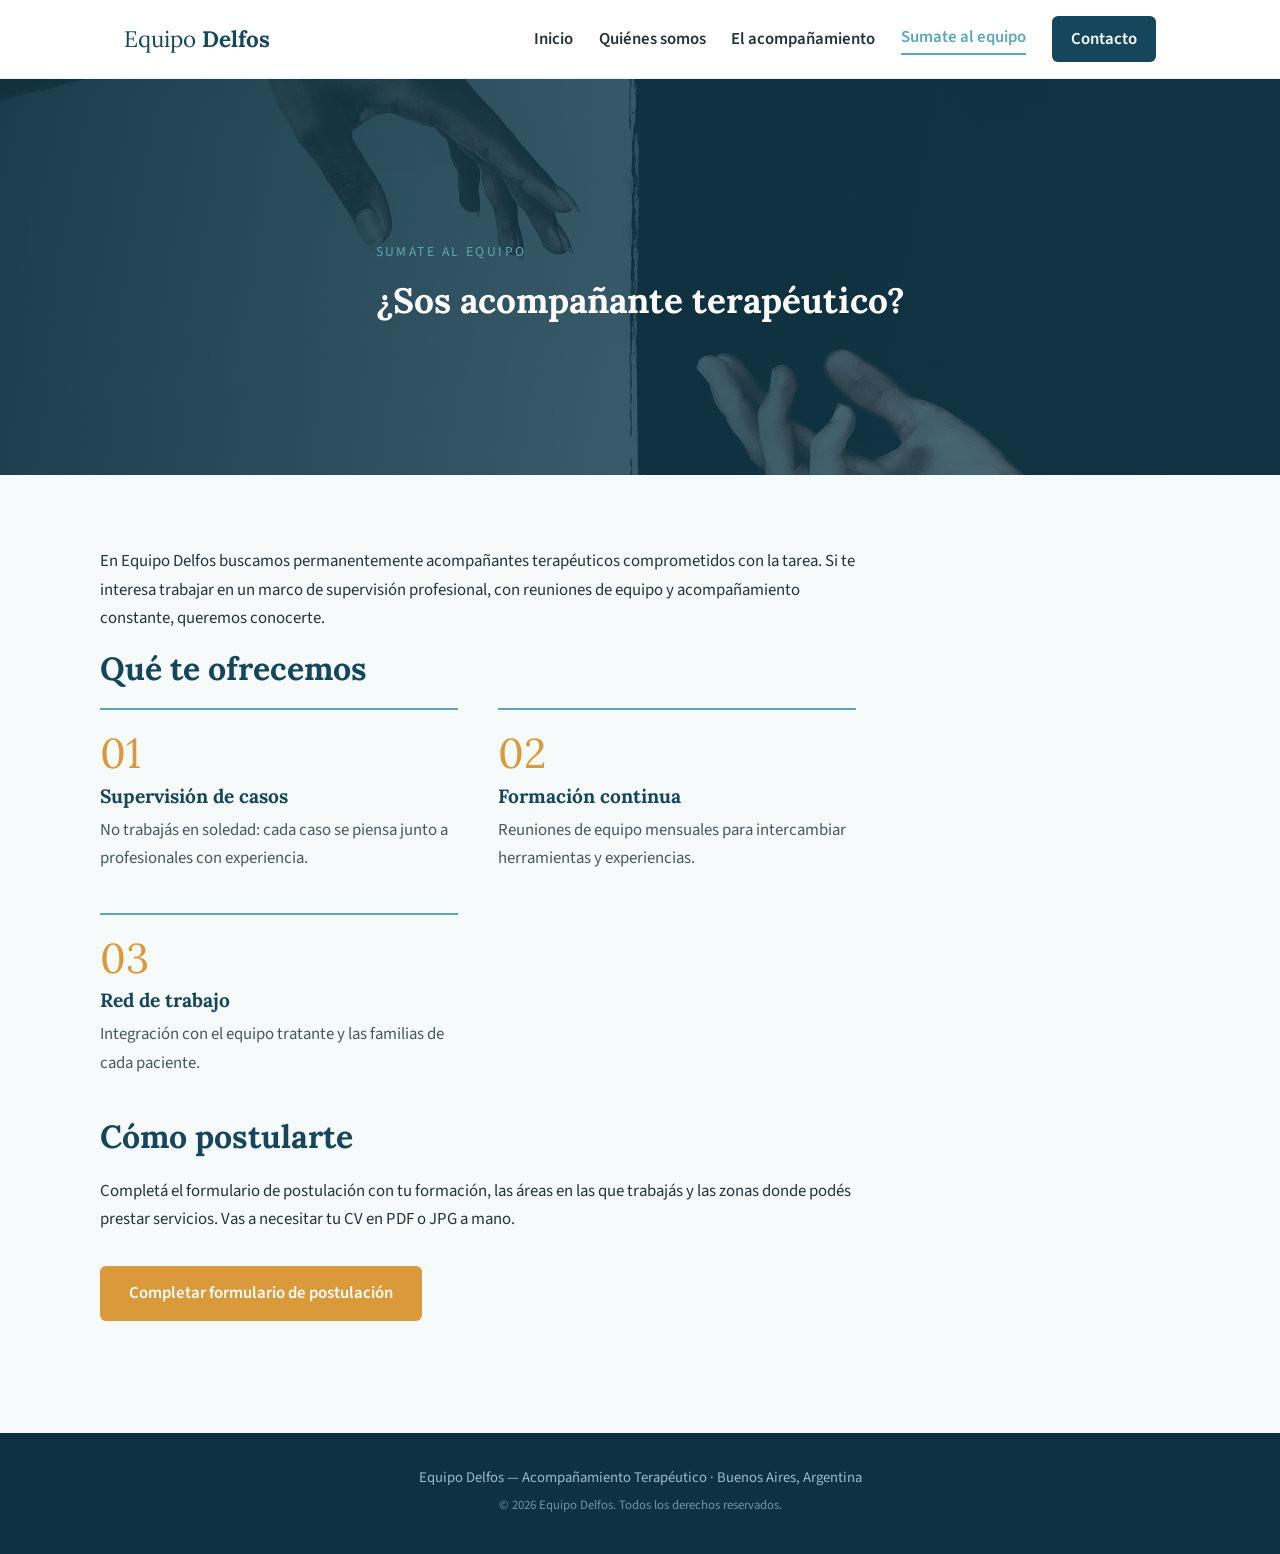
<file: sumate.html>
<!DOCTYPE html>
<html lang="es">
<head>
    <meta charset="UTF-8">
    <meta name="viewport" content="width=device-width, initial-scale=1.0">
    <meta name="description" content="Sumate a Equipo Delfos como acompañante terapéutico. Trabajo con supervisión, reuniones de equipo y acompañamiento profesional constante.">
    <title>Sumate al equipo | Equipo Delfos</title>
    <link rel="preconnect" href="https://fonts.googleapis.com">
    <link rel="preconnect" href="https://fonts.gstatic.com" crossorigin>
    <link href="https://fonts.googleapis.com/css2?family=Lora:wght@500;600&family=Source+Sans+3:wght@400;600&display=swap" rel="stylesheet">
    <link rel="stylesheet" href="styles.css">
</head>

<body>
    <header class="encabezado">
        <div class="contenedor encabezado-interior">
            <a href="index.html" class="logo">Equipo <strong>Delfos</strong></a>
            <nav class="menu">
                <a href="index.html">Inicio</a>
                <a href="quienes-somos.html">Quiénes somos</a>
                <a href="acompanamiento.html">El acompañamiento</a>
                <a href="sumate.html" class="activo">Sumate al equipo</a>
                <a href="contacto.html" class="boton boton-menu">Contacto</a>
            </nav>
        </div>
    </header>

    <section class="hero hero-interior hero-sumate">
        <div class="contenedor">
            <p class="eyebrow">Sumate al equipo</p>
            <h1>¿Sos acompañante terapéutico?</h1>
        </div>
    </section>

    <section class="seccion">
        <div class="contenedor contenedor-lectura">
            <p>
                En Equipo Delfos buscamos permanentemente acompañantes terapéuticos
                comprometidos con la tarea. Si te interesa trabajar en un marco de
                supervisión profesional, con reuniones de equipo y acompañamiento
                constante, queremos conocerte.
            </p>

            <h2>Qué te ofrecemos</h2>
            <div class="pilares-num">
                <article class="pilar-num">
                    <span class="pilar-numero">01</span>
                    <h3>Supervisión de casos</h3>
                    <p>No trabajás en soledad: cada caso se piensa junto a profesionales con experiencia.</p>
                </article>
                <article class="pilar-num">
                    <span class="pilar-numero">02</span>
                    <h3>Formación continua</h3>
                    <p>Reuniones de equipo mensuales para intercambiar herramientas y experiencias.</p>
                </article>
                <article class="pilar-num">
                    <span class="pilar-numero">03</span>
                    <h3>Red de trabajo</h3>
                    <p>Integración con el equipo tratante y las familias de cada paciente.</p>
                </article>
            </div>

            <h2>Cómo postularte</h2>
            <p>
                Completá el formulario de postulación con tu formación, las áreas en
                las que trabajás y las zonas donde podés prestar servicios. Vas a
                necesitar tu CV en PDF o JPG a mano.
            </p>
            <!-- El botón abre el formulario de Google en una pestaña nueva.
                 target="_blank" = abrir en otra pestaña (así no pierden tu web)
                 rel="noopener"  = medida de seguridad estándar que acompaña
                                   siempre a target="_blank"
                 IMPORTANTE: reemplazá TU_ENLACE por el que copiaste de Forms. -->
            <div class="contacto-acciones acciones-izquierda">
                <a href="https://forms.gle/Pn5RnvACZVfWaEub8" target="_blank" rel="noopener" class="boton boton-principal">Completar formulario de postulación</a>
            </div>
        </div>
    </section>

    <footer class="pie">
        <div class="contenedor">
            <p>Equipo Delfos — Acompañamiento Terapéutico · Buenos Aires, Argentina</p>
            <p class="pie-nota">© 2026 Equipo Delfos. Todos los derechos reservados.</p>
        </div>
    </footer>
</body>
</html>
</file>
<file: styles.css>
/* ==========================================================
   HOJA DE ESTILOS — EQUIPO DELFOS
   Un archivo CSS es una lista de reglas:
   selector { propiedad: valor; }
   "A quién le aplico esto { qué le cambio: cómo lo dejo }"
   ========================================================== */

/* ---------- VARIABLES: la paleta en un solo lugar ----------
   Definimos los colores una vez con nombre propio.
   Si mañana cambia la identidad, se modifica SOLO acá.        */
:root {
    --azul-profundo: #16465B;   /* color principal: mar profundo */
    --aguamarina:    #5BA8B5;   /* acentos suaves */
    --ambar:         #DA9A3C;   /* botones de acción: calidez */
    --fondo:         #F7FAFB;   /* fondo general, blanco azulado */
    --fondo-suave:   #E9F2F4;   /* fondo de secciones destacadas */
    --texto:         #22333B;   /* gris azulado oscuro, mejor que negro puro */
    --blanco:        #FFFFFF;
}

/* ---------- RESETEO BÁSICO ----------
   Los navegadores traen márgenes por defecto distintos entre sí.
   Los eliminamos para tener control total.                    */
* {
    margin: 0;
    padding: 0;
    box-sizing: border-box; /* el ancho incluye bordes y relleno: más predecible */
}

/* Que los saltos del menú (#seccion) se deslicen suavemente */
html {
    scroll-behavior: smooth;
}

/* ---------- ESTILOS GENERALES DEL CUERPO ---------- */
body {
    font-family: 'Source Sans 3', Arial, sans-serif; /* si no carga la primera, usa la siguiente */
    color: var(--texto);            /* var(...) usa una variable definida arriba */
    background-color: var(--fondo);
    line-height: 1.7;               /* separación entre líneas: clave para lectura cómoda */
    font-size: 1.05rem;
}

/* Títulos: la tipografía serif les da el tono institucional cálido */
h1, h2, h3 {
    font-family: 'Lora', Georgia, serif;
    color: var(--azul-profundo);
    line-height: 1.25;
}

h2 {
    font-size: 2rem;
    margin-bottom: 1.2rem;
}

p {
    margin-bottom: 1rem;
}

/* ---------- EL CONTENEDOR: truco de maquetación esencial ----------
   Limita el ancho del contenido y lo centra.
   Sin esto, en un monitor grande el texto se estira de borde a borde. */
.contenedor {
    max-width: 1080px;
    margin: 0 auto;      /* "auto" a los costados = centrado horizontal */
    padding: 0 1.5rem;   /* aire a los costados en pantallas chicas */
}

/* Para bloques de lectura larga: más angosto todavía.
   Las líneas de texto muy anchas cansan la vista. */
.contenedor-angosto {
    max-width: 760px;
}

/* ---------- ENCABEZADO ---------- */
.encabezado {
    background-color: var(--blanco);
    border-bottom: 1px solid var(--fondo-suave);
    position: sticky;   /* el menú queda "pegado" arriba al hacer scroll */
    top: 0;
}

.encabezado-interior {
    display: flex;                   /* flex: pone los hijos en fila */
    justify-content: space-between;  /* logo a la izquierda, menú a la derecha */
    align-items: center;             /* centrados verticalmente */
    padding-top: 1rem;
    padding-bottom: 1rem;
    flex-wrap: wrap;                 /* en celulares, el menú baja de línea */
    gap: 0.8rem;
}

.logo {
    font-family: 'Lora', Georgia, serif;
    font-size: 1.4rem;
    color: var(--azul-profundo);
    text-decoration: none;  /* saca el subrayado de los enlaces */
}

.menu {
    display: flex;
    gap: 1.6rem;         /* espacio entre los enlaces del menú */
    align-items: center;
    flex-wrap: wrap;
}

.menu a {
    text-decoration: none;
    color: var(--texto);
    font-weight: 600;
}

/* :hover = cuando el mouse pasa por encima */
.menu a:hover {
    color: var(--aguamarina);
}

/* ---------- HERO ---------- */
.hero {
    background: linear-gradient(170deg, var(--azul-profundo) 0%, #0E3241 100%);
    color: var(--blanco);
    padding: 6rem 0 5.5rem;
    text-align: center;
}

/* El "eyebrow": etiqueta pequeña arriba del título */
.eyebrow {
    text-transform: uppercase;
    letter-spacing: 0.18em;   /* separación entre letras */
    font-size: 0.85rem;
    color: var(--aguamarina);
    margin-bottom: 1rem;
}

.hero h1 {
    color: var(--blanco);
    font-size: 2.8rem;
    margin-bottom: 1.4rem;
}

.hero-texto {
    max-width: 640px;
    margin: 0 auto 2.2rem;   /* centrado + espacio abajo */
    color: #D7E6EB;          /* blanco levemente azulado, más suave que el puro */
}

/* ---------- BOTONES ---------- */
.boton {
    display: inline-block;
    padding: 0.85rem 1.8rem;
    border-radius: 6px;
    text-decoration: none;
    font-weight: 600;
    transition: transform 0.15s ease, background-color 0.15s ease; /* animación suave */
}

.boton-principal {
    background-color: var(--ambar);
    color: var(--blanco);
}

.boton-principal:hover {
    background-color: #C4882F;
    transform: translateY(-2px);  /* se eleva 2 píxeles al pasar el mouse */
}

.boton-secundario {
    border: 2px solid var(--aguamarina);
    color: var(--azul-profundo);
}

.boton-secundario:hover {
    background-color: var(--fondo-suave);
}

.boton-menu {
    background-color: var(--azul-profundo);
    color: var(--blanco);
    padding: 0.55rem 1.2rem;
}

.boton-menu:hover {
    background-color: var(--aguamarina);
    color: var(--blanco);
}

/* ---------- SECCIONES ---------- */
.seccion {
    padding: 4.5rem 0;   /* aire arriba y abajo de cada bloque */
}

/* Fondo alternado para dar ritmo visual al scroll */
.seccion-destacada {
    background-color: var(--fondo-suave);
}

/* ---------- PILARES (las tres tarjetas) ---------- */
.pilares {
    display: grid;                                   /* grid: organiza en cuadrícula */
    grid-template-columns: repeat(3, 1fr);           /* 3 columnas iguales */
    gap: 1.4rem;
    margin-top: 2.5rem;
}

.pilar {
    background-color: var(--blanco);
    border-top: 4px solid var(--aguamarina);  /* detalle de identidad */
    border-radius: 8px;
    padding: 1.6rem;
    box-shadow: 0 2px 10px rgba(22, 70, 91, 0.07);  /* sombra sutil */
}

.pilar h3 {
    margin-bottom: 0.5rem;
    font-size: 1.15rem;
}

.pilar p {
    margin-bottom: 0;
    font-size: 0.98rem;
}

/* ---------- CITA DE LA LEY ---------- */
blockquote {
    border-left: 4px solid var(--ambar);
    background-color: var(--fondo-suave);
    padding: 1.4rem 1.8rem;
    margin: 1.8rem 0;
    font-style: italic;
    border-radius: 0 8px 8px 0;
}

blockquote cite {
    display: block;        /* lo baja a su propia línea */
    margin-top: 0.8rem;
    font-style: normal;
    font-size: 0.9rem;
    color: var(--azul-profundo);
}

/* ---------- CONTACTO ---------- */
.seccion-contacto {
    background: linear-gradient(170deg, var(--azul-profundo) 0%, #0E3241 100%);
    text-align: center;
}

.seccion-contacto h2,
.seccion-contacto p {
    color: var(--blanco);
}

.contacto-acciones {
    display: flex;
    gap: 1rem;
    justify-content: center;
    flex-wrap: wrap;
    margin-top: 2rem;
}

/* En el fondo oscuro, el botón secundario necesita otros colores */
.seccion-contacto .boton-secundario {
    border-color: var(--aguamarina);
    color: var(--blanco);
}

.seccion-contacto .boton-secundario:hover {
    background-color: rgba(91, 168, 181, 0.2);
}

/* ---------- PIE ---------- */
.pie {
    background-color: #0E3241;
    color: #9DBCC7;
    text-align: center;
    padding: 2rem 0;
    font-size: 0.92rem;
}

.pie p {
    margin-bottom: 0.3rem;
}

.pie-nota {
    font-size: 0.8rem;
    opacity: 0.7;
}

/* ---------- ADAPTACIÓN A CELULARES ----------
   @media = "si la pantalla mide 720px o menos, aplicá estas reglas"
   La mayoría de las visitas van a llegar desde el celular.      */
@media (max-width: 720px) {
    .hero h1 {
        font-size: 2rem;
    }

    .hero {
        padding: 4rem 0 3.5rem;
    }

    .pilares {
        grid-template-columns: 1fr;  /* las 3 tarjetas pasan a 1 columna */
    }

    h2 {
        font-size: 1.6rem;
    }
}

/* ==========================================================
   AGREGADOS DE LA ETAPA 2 — sitio multipágina
   ========================================================== */

/* ---------- ENLACE ACTIVO DEL MENÚ ----------
   La clase .activo marca en qué página está el visitante.
   "El .menu a.activo" se lee: "dentro de .menu, los <a>
   que ADEMÁS tengan la clase activo".                    */
.menu a.activo {
    color: var(--aguamarina);
    border-bottom: 2px solid var(--aguamarina);
    padding-bottom: 2px;
}

/* Caso especial: cuando el activo es el botón de Contacto,
   no queremos subrayado sino el botón en color acento.    */
.menu a.boton-menu.activo {
    background-color: var(--aguamarina);
    border-bottom: none;
    padding-bottom: 0.55rem; /* restaura el padding del botón */
}

/* ---------- HERO INTERIOR ----------
   Las páginas interiores usan un hero más bajo:
   presenta el tema sin ocupar toda la pantalla.
   Nota: el HTML usa class="hero hero-interior", o sea,
   hereda todo lo de .hero y esta regla solo AJUSTA.      */
.hero-interior {
    padding: 3.5rem 0 3rem;
    text-align: left;
}

.hero-interior h1 {
    font-size: 2.2rem;
    margin-bottom: 0;
}

/* ---------- ENLACES "LEER MÁS" ---------- */
.enlace-mas a {
    color: var(--azul-profundo);
    font-weight: 600;
    text-decoration: none;
    border-bottom: 2px solid var(--ambar);
}

.enlace-mas a:hover {
    color: var(--ambar);
}

/* ---------- ACCIONES ALINEADAS A LA IZQUIERDA ----------
   .contacto-acciones centra los botones (para las secciones
   oscuras). En páginas de texto los queremos a la izquierda. */
.acciones-izquierda {
    justify-content: flex-start;
    margin-bottom: 2.5rem;
}

/* ==========================================================
   AGREGADOS DE LA ETAPA 4 — formulario de contacto
   ========================================================== */

.formulario {
    background-color: var(--blanco);
    border-radius: 8px;
    padding: 2rem;
    margin: 2rem 0 3rem;
    box-shadow: 0 2px 12px rgba(22, 70, 91, 0.08);
}

/* Cada bloque etiqueta + cajita */
.campo {
    margin-bottom: 1.3rem;
}

/* display:block hace que la etiqueta ocupe su propia línea,
   quedando ARRIBA de la cajita en vez de al costado. */
.campo label {
    display: block;
    font-weight: 600;
    margin-bottom: 0.4rem;
    color: var(--azul-profundo);
}

.opcional {
    font-weight: 400;
    color: #7A8B92;
    font-size: 0.9rem;
}

/* Una sola regla para los tres tipos de cajita.
   Las comas separan selectores: "aplicá esto a todos ellos". */
.formulario input,
.formulario select,
.formulario textarea {
    width: 100%;                     /* ocupan todo el ancho disponible */
    padding: 0.7rem 0.9rem;
    border: 1px solid #C8D8DD;
    border-radius: 6px;
    font-family: inherit;            /* heredan la tipografía del body:
                                        sin esto usarían la fea del navegador */
    font-size: 1rem;
    color: var(--texto);
    background-color: var(--blanco);
}

/* :focus = cuando el campo está seleccionado (el cursor adentro).
   Marcarlo es clave para quien navega con teclado. */
.formulario input:focus,
.formulario select:focus,
.formulario textarea:focus {
    outline: none;                                  /* saca el borde por defecto */
    border-color: var(--aguamarina);                /* y lo reemplaza por el nuestro */
    box-shadow: 0 0 0 3px rgba(91, 168, 181, 0.25); /* halo suave */
}

/* resize:vertical = el usuario puede agrandar la caja de texto
   solo hacia abajo, no a lo ancho (evita romper el diseño). */
.formulario textarea {
    resize: vertical;
}

/* El botón de envío es un <button>, no un <a>:
   necesita algunos ajustes que los enlaces no requieren. */
.formulario button {
    border: none;
    cursor: pointer;        /* muestra la manito al pasar el mouse */
    font-size: 1rem;
    font-family: inherit;
}

.nota-privacidad {
    font-size: 0.88rem;
    color: #7A8B92;
    margin-top: 1.2rem;
    margin-bottom: 0;
}

/* ==========================================================
   PASO 1 — HERO CON IMAGEN DE FONDO
   ========================================================== */

/* La propiedad background-image acepta VARIAS capas separadas
   por comas. La primera de la lista queda ARRIBA de todo.
   Acá: primero el velo de color, debajo la foto.             */
.hero-inicio {
    background-image:
        /* Capa 1: velo azul en degradado diagonal.
           rgba() = rojo, verde, azul + opacidad (0 a 1).
           Empieza casi opaco (0.94) donde va el texto y termina
           casi transparente (0.35) para que se vean las manos. */
        linear-gradient(
            100deg,
            rgba(14, 50, 65, 0.94) 0%,
            rgba(22, 70, 91, 0.80) 50%,
            rgba(22, 70, 91, 0.35) 100%
        ),
        /* Capa 2: la fotografía.
           La ruta es relativa: "desde donde está styles.css,
           entrá a la carpeta imagenes y buscá este archivo". */
        url('imagenes/hero-manos.webp');

    /* cover = la imagen se agranda hasta cubrir todo el bloque,
       recortando lo que sobre. Sin esto, se repetiría en mosaico. */
    background-size: cover;
    background-position: center;

    /* vh = "viewport height", el alto de la pantalla.
       80vh = el hero ocupa el 80% del alto visible, sea cual sea
       el dispositivo. Da sensación de portada, no de banner.    */
    min-height: 80vh;

    /* Estas tres líneas centran el contenido verticalmente
       dentro de ese alto grande.                              */
    display: flex;
    align-items: center;

    /* EL CAMBIO CLAVE: el texto deja de estar centrado.
       La asimetría es lo que rompe la cara de plantilla.      */
    text-align: left;
    padding: 5rem 0;
}

/* Limita el ancho del texto para que no se estire sobre la foto.
   Las líneas muy largas cansan la vista, y además queremos dejar
   respirar el lado derecho de la imagen.                        */
.hero-contenido {
    max-width: 620px;
}

/* El párrafo del hero venía centrado con "margin: 0 auto".
   Acá lo alineamos a la izquierda como el resto del bloque. */
.hero-inicio .hero-texto {
    margin-left: 0;
    margin-right: 0;
}

/* En celulares el hero se achica y el velo se hace más parejo:
   con la pantalla angosta, el texto pasa por encima de las manos
   y necesita más contraste para leerse.                        */
@media (max-width: 720px) {
    .hero-inicio {
        min-height: 68vh;
        padding: 3.5rem 0;
        background-image:
            linear-gradient(
                160deg,
                rgba(14, 50, 65, 0.93) 0%,
                rgba(22, 70, 91, 0.86) 100%
            ),
            url('imagenes/hero-manos.webp');
    }
}

/* ==========================================================
   CORRECCIÓN — legibilidad del botón "Contacto" del menú
   Estas reglas son MÁS ESPECÍFICAS que ".menu a", así que
   ganan y el color del texto se aplica como corresponde.
   ========================================================== */

/* Estado normal: fondo azul oscuro, texto blanco */
.menu a.boton-menu {
    background-color: var(--azul-profundo);
    color: var(--blanco);
}

/* Al pasar el mouse: ámbar con texto oscuro */
.menu a.boton-menu:hover {
    background-color: var(--ambar);
    color: var(--azul-profundo);
}

/* En la propia página de Contacto: aguamarina con texto oscuro */
.menu a.boton-menu.activo {
    background-color: var(--aguamarina);
    color: var(--azul-profundo);
}

/* ==========================================================
   PASO 2 — BLOQUE ASIMÉTRICO (imagen + texto)
   ========================================================== */

/* Este bloque NO usa .contenedor: ocupa todo el ancho de la
   pantalla. Grid lo parte en dos columnas iguales (1fr 1fr).
   "fr" significa "fracción del espacio disponible".         */
.bloque-doble {
    display: grid;
    grid-template-columns: 1fr 1fr;

    /* align-items: center alinea verticalmente las dos columnas.
       Con "stretch" (el valor por defecto) la imagen se estira
       para igualar el alto del texto, que es lo que queremos. */
    align-items: stretch;
}

/* La columna de la imagen */
.bloque-imagen {
    /* Sin esto, una imagen alta desbordaría la celda de la grilla */
    overflow: hidden;
    min-height: 420px;
}

.bloque-imagen img {
    width: 100%;
    height: 100%;

    /* object-fit: cover es el equivalente de background-size:cover
       pero para etiquetas <img>. La foto llena el espacio recortando
       lo que sobra, en vez de deformarse.                          */
    object-fit: cover;

    /* display:block elimina un espacio fantasma de unos píxeles
       que los navegadores agregan debajo de las imágenes.        */
    display: block;
}

/* La columna del texto */
.bloque-texto {
    display: flex;
    align-items: center;
    padding: 4rem 3rem;
}

/* Limita el ancho de la línea de texto dentro de su columna */
.bloque-texto-interior {
    max-width: 480px;
}

.bloque-texto-interior h2 {
    margin-bottom: 1.2rem;
}

/* En celulares no hay lugar para dos columnas: pasan a una sola,
   con la imagen arriba y el texto abajo.                       */
@media (max-width: 860px) {
    .bloque-doble {
        grid-template-columns: 1fr;
    }

    .bloque-imagen {
        min-height: 260px;
        max-height: 320px;
    }

    .bloque-texto {
        padding: 2.5rem 1.5rem;
    }
}

/* ==========================================================
   PASO 3 — GALERÍA DE VIDA EN COMUNIDAD
   ========================================================== */

.seccion-galeria {
    background-color: var(--blanco);
}

/* El encabezado va angosto y a la izquierda, no centrado.
   Otra pequeña asimetría que suma. */
.galeria-encabezado {
    max-width: 640px;
    margin-bottom: 2.5rem;
}

/* auto-fit + minmax es la fórmula de grilla responsiva:
   "hacé tantas columnas como entren, de mínimo 260px cada una".
   No hace falta un @media: se reacomoda sola según el ancho.  */
.galeria {
    display: grid;
    grid-template-columns: repeat(auto-fit, minmax(260px, 1fr));
    gap: 1.5rem;
}

/* <figure> trae márgenes por defecto del navegador: los sacamos */
.galeria-item {
    margin: 0;
}

.galeria-item img {
    width: 100%;

    /* aspect-ratio fuerza a TODAS las fotos a la misma proporción,
       aunque los archivos originales tengan formas distintas.
       Sin esto, la galería quedaría despareja. 4/3 es un formato
       clásico y equilibrado.                                    */
    aspect-ratio: 4 / 3;
    object-fit: cover;
    display: block;
    border-radius: 8px;

    /* Preparamos la transición para el efecto de hover */
    transition: transform 0.4s ease;
}

/* Al pasar el mouse, la foto crece apenas.
   scale(1.03) = 103% del tamaño original: suficiente para que
   se perciba vida, sin que parezca un cartel publicitario.   */
.galeria-item:hover img {
    transform: scale(1.03);
}

/* overflow:hidden recorta el crecimiento de la imagen para que
   no se desborde de sus esquinas redondeadas al agrandarse.  */
.galeria-item {
    overflow: hidden;
    border-radius: 8px;
}

.galeria-item figcaption {
    margin-top: 0.8rem;
    font-family: 'Lora', Georgia, serif;
    font-size: 1.05rem;
    color: var(--azul-profundo);
}

/* ==========================================================
   PASO 4 — PILARES NUMERADOS, CITA Y VIDEO
   ========================================================== */

/* --- Introducción de sección, alineada a la izquierda --- */
.intro-seccion {
    max-width: 640px;
    margin-bottom: 3rem;
}

/* --- Pilares con número grande --- */
.pilares-num {
    display: grid;
    grid-template-columns: repeat(auto-fit, minmax(240px, 1fr));
    gap: 2.5rem;
    margin-bottom: 2.5rem;
}

.pilar-num {
    border-top: 2px solid var(--aguamarina);
    padding-top: 1.4rem;
}

.pilar-numero {
    display: block;
    font-family: 'Lora', Georgia, serif;
    font-size: 2.6rem;
    line-height: 1;
    color: var(--ambar);
    margin-bottom: 0.6rem;
}

.pilar-num h3 {
    font-size: 1.2rem;
    margin-bottom: 0.5rem;
}

.pilar-num p {
    margin-bottom: 0;
    color: #46585F;
}

/* --- Banda con la cita de la ley --- */
.banda-cita {
    background-color: var(--azul-profundo);
    padding: 5rem 0;
}

.cita-grande {
    border: none;
    background: none;
    padding: 0;
    margin: 0;
    font-family: 'Lora', Georgia, serif;
    font-style: italic;
    font-size: 1.6rem;
    line-height: 1.5;
    color: var(--blanco);
    text-align: center;
}

.cita-grande cite {
    display: block;
    margin-top: 1.6rem;
    font-family: 'Source Sans 3', Arial, sans-serif;
    font-style: normal;
    font-size: 0.95rem;
    color: var(--aguamarina);
}

/* --- Sección del video --- */
.seccion-video {
    background-color: var(--fondo-suave);
}

.video-encabezado {
    max-width: 640px;
    margin-bottom: 2rem;
}

/* El marco mantiene la proporción 16:9 de los videos.
   El iframe de YouTube se adapta solo a este espacio. */
.video-marco {
    position: relative;
    width: 100%;
    aspect-ratio: 16 / 9;
    border-radius: 10px;
    overflow: hidden;
    background-color: var(--azul-profundo);
}

.video-marco iframe {
    position: absolute;
    top: 0;
    left: 0;
    width: 100%;
    height: 100%;
    border: none;
}

.video-pendiente {
    width: 100%;
    height: 100%;
    display: flex;
    align-items: center;
    justify-content: center;
    border: 2px dashed var(--aguamarina);
    border-radius: 10px;
}

.video-pendiente p {
    color: var(--aguamarina);
    margin: 0;
    font-size: 1.05rem;
    letter-spacing: 0.05em;
    text-transform: uppercase;
}

@media (max-width: 720px) {
    .cita-grande {
        font-size: 1.2rem;
    }

    .banda-cita {
        padding: 3.5rem 0;
    }

    .pilar-numero {
        font-size: 2.2rem;
    }
}

/* ==========================================================
   PASO 5 — UNIFICACIÓN DE LAS PÁGINAS INTERIORES
   ========================================================== */

/* --- Heros interiores con imagen de fondo ---
   Mismo patrón que el hero del inicio, pero más bajos:
   presentan el tema sin competir con la portada.        */
.hero-interior[class*="hero-"] {
    background-size: cover;
    background-position: center;
    min-height: 44vh;
    display: flex;
    align-items: center;
}

.hero-quienes {
    background-image:
        linear-gradient(100deg, rgba(14,50,65,0.93) 0%, rgba(22,70,91,0.72) 100%),
        url('imagenes/hero-quienes.webp');
}

.hero-acompanamiento {
    background-image:
        linear-gradient(100deg, rgba(14,50,65,0.93) 0%, rgba(22,70,91,0.68) 100%),
        url('imagenes/hero-acompanamiento.webp');
}

.hero-sumate {
    background-image:
        linear-gradient(100deg, rgba(14,50,65,0.94) 0%, rgba(22,70,91,0.70) 100%),
        url('imagenes/hero-sumate.webp');
}

.hero-contacto {
    background-image:
        linear-gradient(100deg, rgba(14,50,65,0.93) 0%, rgba(22,70,91,0.70) 100%),
        url('imagenes/hero-contacto.webp');
}

/* --- Contenedor de lectura ---
   Reemplaza a contenedor-angosto en las páginas interiores.
   Mismo ancho cómodo de lectura, pero alineado a la izquierda
   en vez de centrado: es la asimetría que unifica con el inicio. */
.contenedor-lectura {
    max-width: 780px;
    margin-left: 0;
    padding-left: 1.5rem;
    padding-right: 1.5rem;
}

/* En pantallas grandes el contenido no queda pegado al borde:
   respeta el mismo margen izquierdo que el contenedor general. */
@media (min-width: 1140px) {
    .contenedor-lectura {
        margin-left: calc((100vw - 1080px) / 2);
        padding-left: 0;
    }
}

/* --- Cita destacada en páginas interiores --- */
.cita-destacada {
    border-left: 4px solid var(--ambar);
    background-color: var(--fondo-suave);
    padding: 1.8rem 2rem;
    margin: 2rem 0;
    font-family: 'Lora', Georgia, serif;
    font-style: italic;
    font-size: 1.25rem;
    line-height: 1.55;
    color: var(--azul-profundo);
    border-radius: 0 8px 8px 0;
}

.cita-destacada cite {
    display: block;
    margin-top: 1rem;
    font-family: 'Source Sans 3', Arial, sans-serif;
    font-style: normal;
    font-size: 0.9rem;
    color: #46585F;
}

/* --- Ajustes de celular --- */
@media (max-width: 720px) {
    .hero-interior[class*="hero-"] {
        min-height: 34vh;
    }

    .cita-destacada {
        font-size: 1.05rem;
        padding: 1.4rem 1.4rem;
    }
}
</file>
